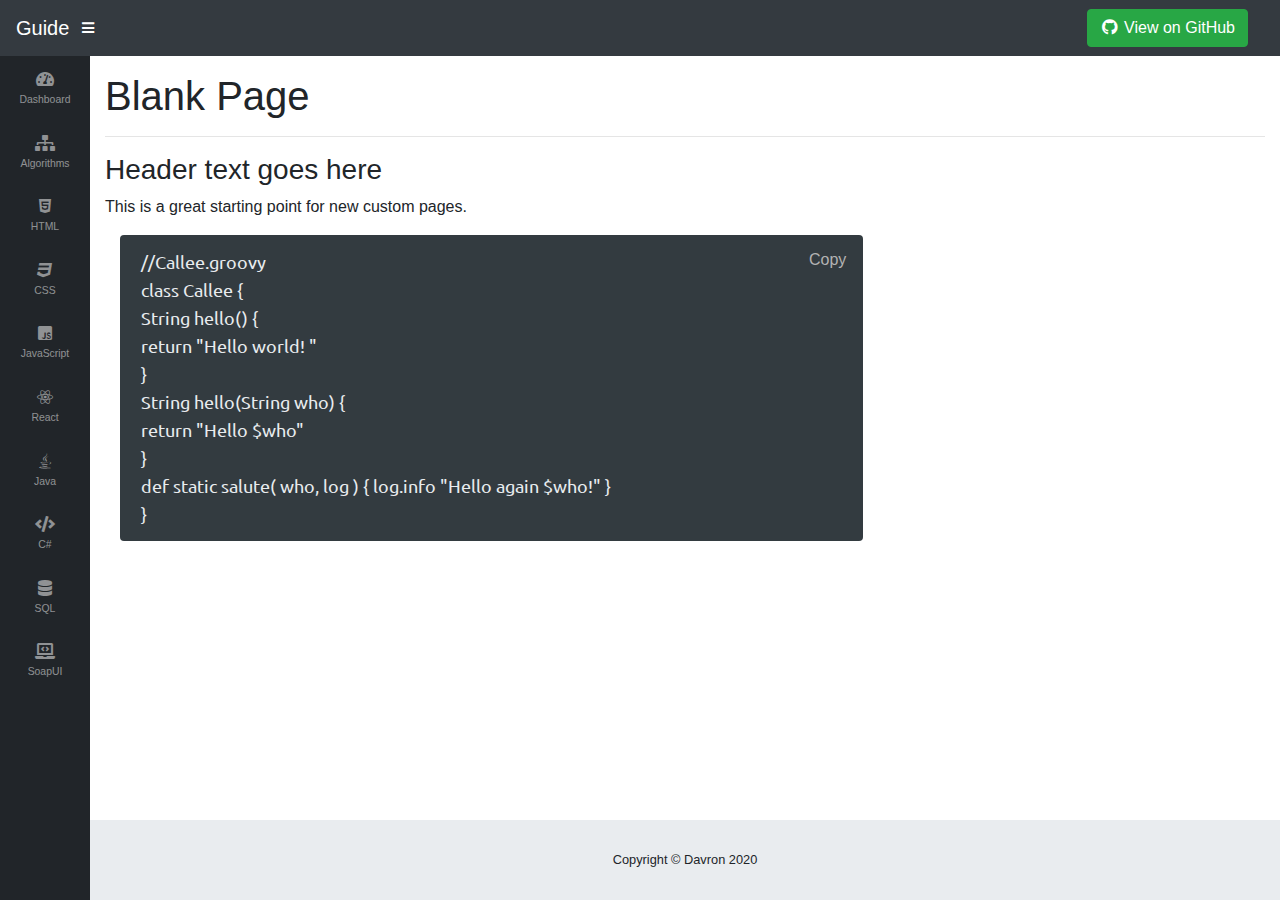
<file: index.html>
<!DOCTYPE html>
<html lang="en">

<head>

  <meta charset="utf-8">
  <meta http-equiv="X-UA-Compatible" content="IE=edge">
  <meta name="viewport" content="width=device-width, initial-scale=1, shrink-to-fit=no">
  <meta name="author" content="Davron">

  <title>Guide - Blank Page</title>

  <!-- Bootstrap CSS -->
  <link rel="stylesheet" href="https://stackpath.bootstrapcdn.com/bootstrap/4.3.1/css/bootstrap.min.css">

  <!-- Custom CSS -->
  <link href="css/custom.css" rel="stylesheet">

  <!-- Font Awesome -->
  <link href="https://cdnjs.cloudflare.com/ajax/libs/font-awesome/5.11.2/css/all.min.css" rel="stylesheet"
    type="text/css">

  <!--  Google fonts-->
  <link href="https://fonts.googleapis.com/css?family=Ubuntu" rel="stylesheet">

</head>

<body id="page-top" class="sidebar-toggled">

  <!-- Navbar -->
  <nav class="navbar navbar-expand navbar-dark bg-dark static-top">

    <a class="navbar-brand mr-1" href="index.html">Guide</a>

    <button class="btn btn-link btn-sm text-white order-1 order-sm-0" id="sidebarToggle" href="#">
      <i class="fas fa-bars"></i>
    </button>

    <!-- GitHub button -->
    <a target="_blank" href="https://github.com/aldavr/development-guide"
      class="btn btn-success ml-auto mr-0 mr-md-3 my-2 my-md-0">
      <i class="fab fa-github fa-fw"></i> View on GitHub</a>
  </nav>

  <div id="wrapper">

    <!-- Sidebar Start -->
    <ul class="sidebar navbar-nav toggled">
      <li class="nav-item">
        <a class="nav-link" href="index.html">
          <i class="fas fa-fw fa-tachometer-alt"></i>
          <span>Dashboard</span>
        </a>
      </li>
      <li class="nav-item">
        <a class="nav-link" href="#">
          <i class="fas fa-sitemap"></i>
          <span>Algorithms</span>
        </a>
      </li>
      <li class="nav-item">
        <a class="nav-link" href="#">
          <i class="fab fa-html5"></i>
          <span>HTML</span>
        </a>
      </li>
      <li class="nav-item">
        <a class="nav-link" href="#">
          <i class="fab fa-css3"></i>
          <span>CSS</span></a>
      </li>
      <li class="nav-item">
        <a class="nav-link" href="#">
          <i class="fab fa-js-square"></i>
          <span>JavaScript</span></a>
      </li>
      <li class="nav-item">
        <a class="nav-link" href="#">
          <i class="fab fa-react"></i>
          <span>React</span></a>
      </li>
      <li class="nav-item">
        <a class="nav-link" href="#">
          <i class="fab fa-java"></i>
          <span>Java</span></a>
      </li>
      <li class="nav-item">
        <a class="nav-link" href="#">
          <i class="fas fa-code"></i>
          <span>C#</span></a>
      </li>
      <li class="nav-item">
        <a class="nav-link" href="#">
          <i class="fas fa-database"></i>
          <span>SQL</span></a>
      </li>
      <li class="nav-item">
        <a class="nav-link" href="/soapui.html">
          <i class="fas fa-laptop-code"></i>
          <span>SoapUI</span></a>
      </li>

    </ul>
    <!-- Sidebar End -->

    <div id="content-wrapper">
      <div class="container-fluid">

        <!-- Page Content Start -->
        <h1>Blank Page</h1>
        <hr>
        <h3>Header text goes here</h3>

        <p>This is a great starting point for new custom pages.</p>

        <div class="col-12 col-md-8 align-self-center">
          <div class="alert alert-custom" role="alert">
            <button type="button" class="btn-clipboard" onclick="copyToClipboard()">Copy</button>
            <code id="myInput">
              //Callee.groovy<br>
              class Callee {<br>
              String hello() {<br>
              return "Hello world! "<br>
              }<br>

              String hello(String who) {<br>
              return "Hello $who"<br>
              }<br>

              def static salute( who, log ) { log.info "Hello again $who!" }<br>
              }<br>
            </code>
          </div>
        </div>
        
        <!-- Page Content End -->

      </div>

      <!-- Footer -->
      <footer class="sticky-footer">
        <div class="container my-auto">
          <div class="copyright text-center my-auto">
            <span>Copyright © Davron 2020</span>
          </div>
        </div>
      </footer>

    </div>
  </div>

  <!-- Scroll to Top Button-->
  <a class="scroll-to-top rounded" href="#page-top">
    <i class="fas fa-angle-up"></i>
  </a>

  <!-- Bootstrap core JavaScript -->
  <script src="https://code.jquery.com/jquery-3.3.1.slim.min.js" integrity="sha384-q8i/X+965DzO0rT7abK41JStQIAqVgRVzpbzo5smXKp4YfRvH+8abtTE1Pi6jizo" crossorigin="anonymous"></script>
  <script src="https://cdnjs.cloudflare.com/ajax/libs/popper.js/1.14.7/umd/popper.min.js" integrity="sha384-UO2eT0CpHqdSJQ6hJty5KVphtPhzWj9WO1clHTMGa3JDZwrnQq4sF86dIHNDz0W1" crossorigin="anonymous"></script>
  <script src="https://stackpath.bootstrapcdn.com/bootstrap/4.3.1/js/bootstrap.min.js" integrity="sha384-JjSmVgyd0p3pXB1rRibZUAYoIIy6OrQ6VrjIEaFf/nJGzIxFDsf4x0xIM+B07jRM" crossorigin="anonymous"></script>

  <!-- Custom scripts -->
  <script src="js/main.js"></script>

</body>

</html>
</file>
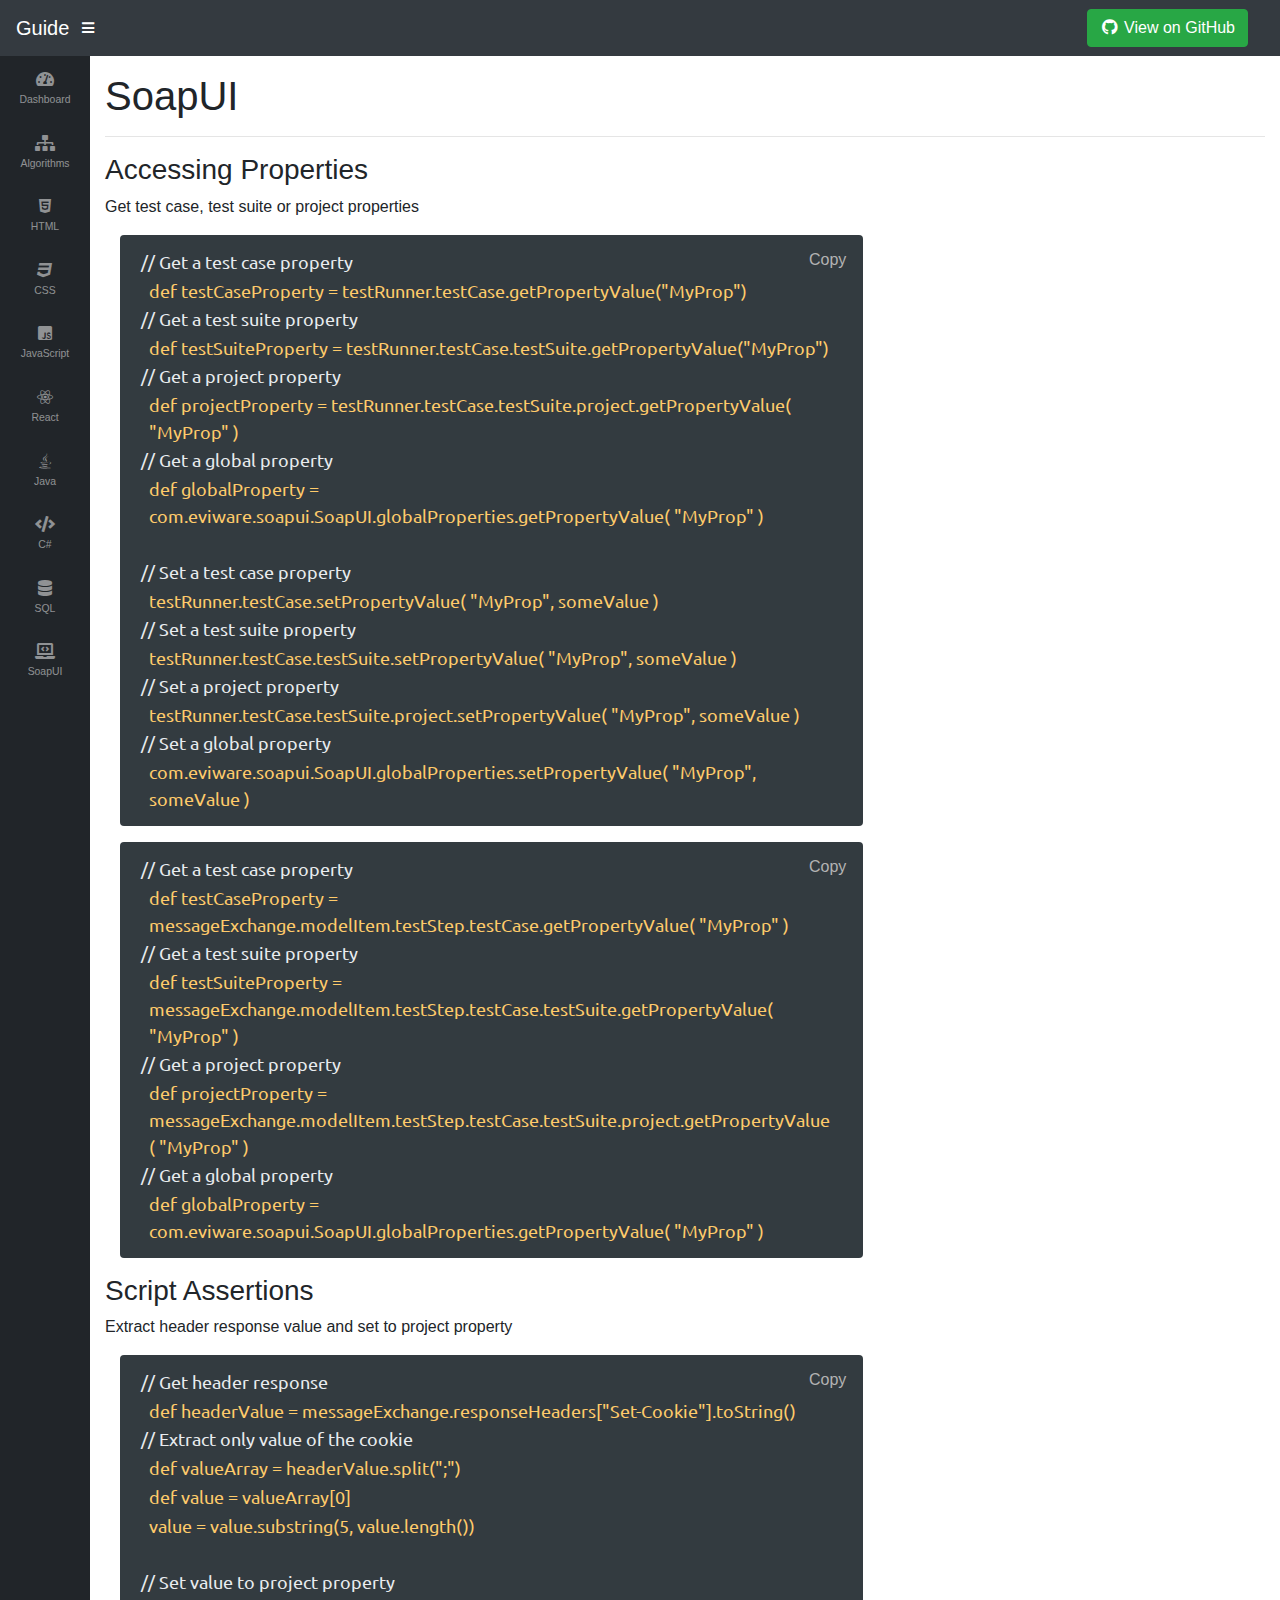
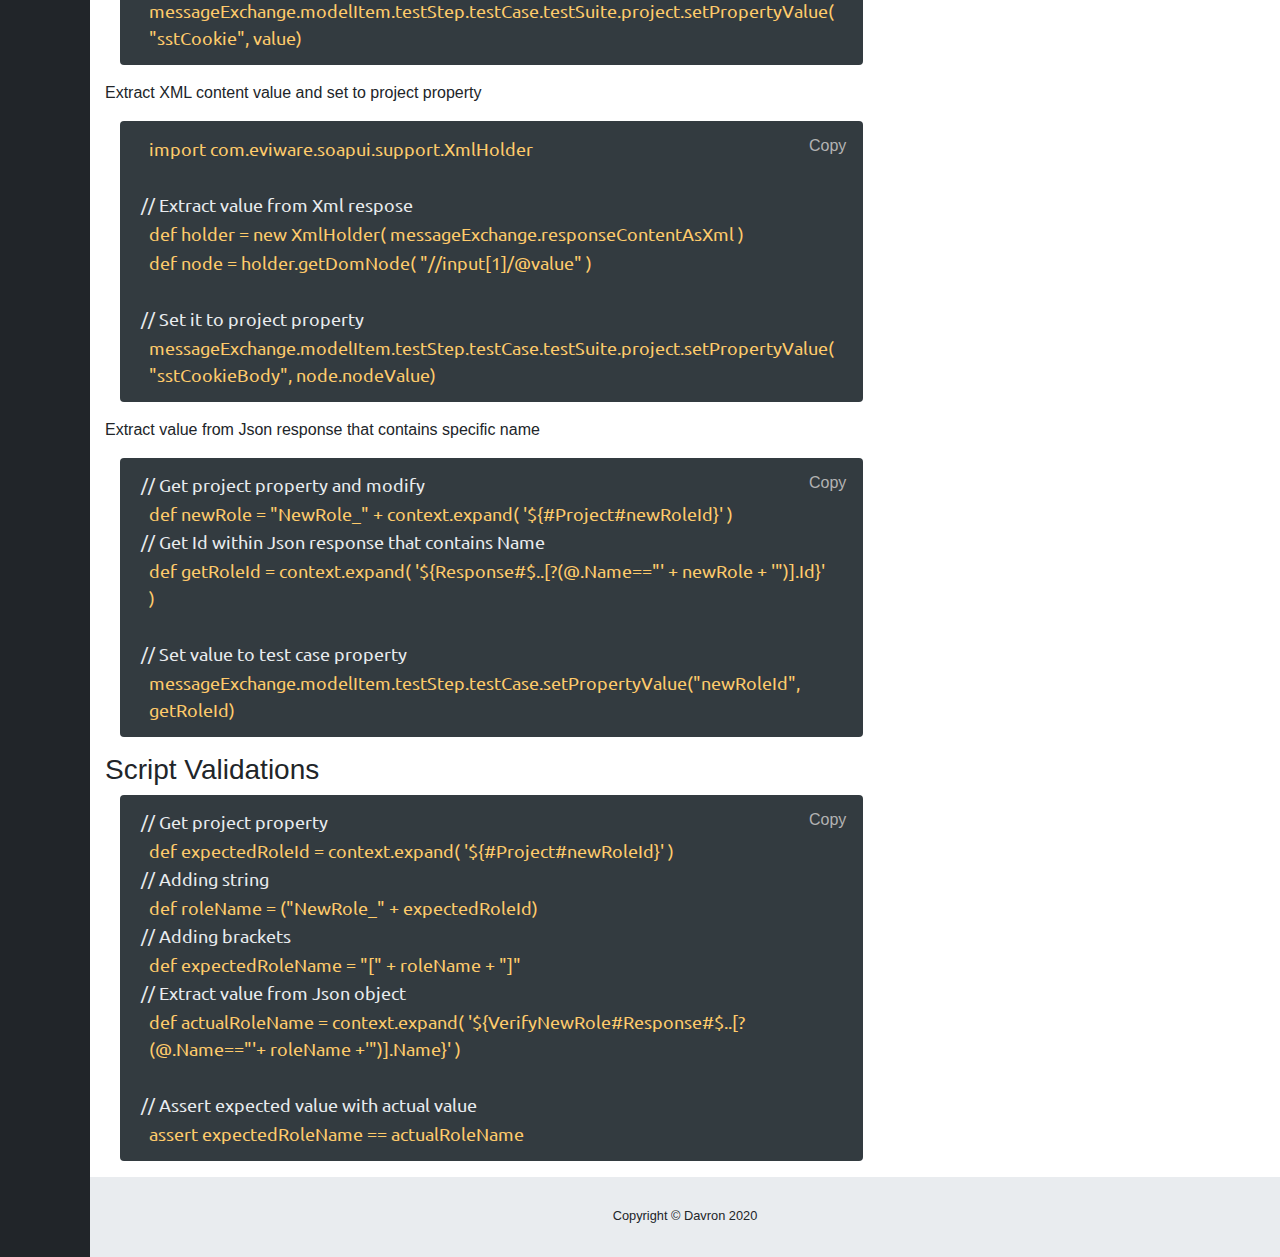
<file: soapui.html>
<!DOCTYPE html>
<html lang="en">

<head>

  <meta charset="utf-8">
  <meta http-equiv="X-UA-Compatible" content="IE=edge">
  <meta name="viewport" content="width=device-width, initial-scale=1, shrink-to-fit=no">
  <meta name="author" content="Davron">

  <title>Guide - SoapUI</title>

  <!-- Bootstrap CSS -->
  <link rel="stylesheet" href="https://stackpath.bootstrapcdn.com/bootstrap/4.3.1/css/bootstrap.min.css">

  <!-- Custom CSS -->
  <link href="css/custom.css" rel="stylesheet">

  <!-- Font Awesome -->
  <link href="https://cdnjs.cloudflare.com/ajax/libs/font-awesome/5.11.2/css/all.min.css" rel="stylesheet"
    type="text/css">

  <!--  Google fonts-->
  <link href="https://fonts.googleapis.com/css?family=Ubuntu" rel="stylesheet">

</head>

<body id="page-top" class="sidebar-toggled">

  <!-- Navbar -->
  <nav class="navbar navbar-expand navbar-dark bg-dark static-top">

    <a class="navbar-brand mr-1" href="index.html">Guide</a>

    <button class="btn btn-link btn-sm text-white order-1 order-sm-0" id="sidebarToggle" href="#">
      <i class="fas fa-bars"></i>
    </button>

    <!-- GitHub button -->
    <a target="_blank" href="https://github.com/aldavr/development-guide"
      class="btn btn-success ml-auto mr-0 mr-md-3 my-2 my-md-0">
      <i class="fab fa-github fa-fw"></i> View on GitHub</a>
  </nav>

  <div id="wrapper">

    <!-- Sidebar Start -->
    <ul class="sidebar navbar-nav toggled">
      <li class="nav-item">
        <a class="nav-link" href="index.html">
          <i class="fas fa-fw fa-tachometer-alt"></i>
          <span>Dashboard</span>
        </a>
      </li>
      <li class="nav-item">
        <a class="nav-link" href="#">
          <i class="fas fa-sitemap"></i>
          <span>Algorithms</span>
        </a>
      </li>
      <li class="nav-item">
        <a class="nav-link" href="#">
          <i class="fab fa-html5"></i>
          <span>HTML</span>
        </a>
      </li>
      <li class="nav-item">
        <a class="nav-link" href="#">
          <i class="fab fa-css3"></i>
          <span>CSS</span></a>
      </li>
      <li class="nav-item">
        <a class="nav-link" href="#">
          <i class="fab fa-js-square"></i>
          <span>JavaScript</span></a>
      </li>
      <li class="nav-item">
        <a class="nav-link" href="#">
          <i class="fab fa-react"></i>
          <span>React</span></a>
      </li>
      <li class="nav-item">
        <a class="nav-link" href="#">
          <i class="fab fa-java"></i>
          <span>Java</span></a>
      </li>
      <li class="nav-item">
        <a class="nav-link" href="#">
          <i class="fas fa-code"></i>
          <span>C#</span></a>
      </li>
      <li class="nav-item">
        <a class="nav-link" href="#">
          <i class="fas fa-database"></i>
          <span>SQL</span></a>
      </li>
      <li class="nav-item">
        <a class="nav-link" href="/soapui.html">
          <i class="fas fa-laptop-code"></i>
          <span>SoapUI</span></a>
      </li>

    </ul>
    <!-- Sidebar End -->

    <div id="content-wrapper">
      <div class="container-fluid">

        <h1>SoapUI</h1>
        <hr>

        <!-- Page Content Start -->
        <h3>Accessing Properties</h3>
        <p>Get test case, test suite or project properties</p>
        <div class="col-12 col-md-8 align-self-center">
          <div class="alert alert-custom" role="alert">
            <button type="button" class="btn-clipboard" onclick="copyToClipboard(myInput1)">Copy</button>
            <code>
              // Get a test case property
              <span>def testCaseProperty = testRunner.testCase.getPropertyValue("MyProp")</span>
              // Get a test suite property
              <span>def testSuiteProperty = testRunner.testCase.testSuite.getPropertyValue("MyProp")</span>
              // Get a project property
              <span>def projectProperty = testRunner.testCase.testSuite.project.getPropertyValue(
                "MyProp" )</span>
              // Get a global property
              <span>def globalProperty =
                com.eviware.soapui.SoapUI.globalProperties.getPropertyValue( "MyProp" )</span>
              <br>
              // Set a test case property
              <span>testRunner.testCase.setPropertyValue( "MyProp", someValue )</span>
              // Set a test suite property
              <span>testRunner.testCase.testSuite.setPropertyValue( "MyProp", someValue )</span>
              // Set a project property
              <span>testRunner.testCase.testSuite.project.setPropertyValue( "MyProp", someValue )
              </span>
              // Set a global property
              <span>com.eviware.soapui.SoapUI.globalProperties.setPropertyValue( "MyProp",
                someValue )</span>
            </code>
          </div>
        </div>
        <div class="col-12 col-md-8 align-self-center">
          <div class="alert alert-custom" role="alert">
            <button type="button" class="btn-clipboard" onclick="copyToClipboard()">Copy</button>
            <code id="myInput">
              // Get a test case property
              <span>def testCaseProperty =
                messageExchange.modelItem.testStep.testCase.getPropertyValue( "MyProp" )</span>
              // Get a test suite property
              <span>def testSuiteProperty =
                messageExchange.modelItem.testStep.testCase.testSuite.getPropertyValue( "MyProp" )</span>
              // Get a project property
              <span>def projectProperty =
                messageExchange.modelItem.testStep.testCase.testSuite.project.getPropertyValue( "MyProp" )</span>
              // Get a global property
              <span>def globalProperty =
                com.eviware.soapui.SoapUI.globalProperties.getPropertyValue( "MyProp" )</span>
            </code>
          </div>
        </div>
        <h3>Script Assertions</h3>
        <p>Extract header response value and set to project property</p>
        <div class="col-12 col-md-8 align-self-center">
          <div class="alert alert-custom" role="alert">
            <button type="button" class="btn-clipboard" onclick="copyToClipboard(myInput2)">Copy</button>
            <code id="myInput2">
              // Get header response 
              <span>def headerValue = messageExchange.responseHeaders["Set-Cookie"].toString()</span>
              // Extract only value of the cookie 
              <span>def valueArray = headerValue.split(";")</span>
              <span>def value = valueArray[0]</span>
              <span>value = value.substring(5, value.length())</span>
              <br>
              // Set value to project property
              <span>messageExchange.modelItem.testStep.testCase.testSuite.project.setPropertyValue("sstCookie", value)</span>
            </code>
          </div>
        </div>
        <p>Extract XML content value and set to project property</p>
        <div class="col-12 col-md-8 align-self-center">
          <div class="alert alert-custom" role="alert">
            <button type="button" class="btn-clipboard" onclick="copyToClipboard()">Copy</button>
            <code id="myInput">
              <span>import com.eviware.soapui.support.XmlHolder</span>
              <br>
              // Extract value from Xml respose 
              <span>def holder = new XmlHolder( messageExchange.responseContentAsXml )</span>
              <span>def node = holder.getDomNode( "//input[1]/@value" )</span>
              <br>
              // Set it to project property
              <span>messageExchange.modelItem.testStep.testCase.testSuite.project.setPropertyValue("sstCookieBody", node.nodeValue)</span>
            </code>
          </div>
        </div>
        <p>Extract value from Json response that contains specific name</p>
        <div class="col-12 col-md-8 align-self-center">
          <div class="alert alert-custom" role="alert">
            <button type="button" class="btn-clipboard" onclick="copyToClipboard()">Copy</button>
            <code id="myInput">
                // Get project property and modify
               <span> def newRole = "NewRole_" + context.expand( '${#Project#newRoleId}' )</span>
                // Get Id within Json response that contains Name
                <span>def getRoleId = context.expand( '${Response#$..[?(@.Name=="' + newRole + '")].Id}' )</span>
                <br>
                // Set value to test case property
                <span>messageExchange.modelItem.testStep.testCase.setPropertyValue("newRoleId", getRoleId)</span>                
            </code>
          </div>
        </div>
        <h3>Script Validations</h3>
        <div class="col-12 col-md-8 align-self-center">
          <div class="alert alert-custom" role="alert">
            <button type="button" class="btn-clipboard" onclick="copyToClipboard()">Copy</button>
            <code id="myInput">
                // Get project property
                <span>def expectedRoleId = context.expand( '${#Project#newRoleId}' )</span>
                // Adding string
                <span>def roleName = ("NewRole_" + expectedRoleId)</span>
                // Adding brackets
                <span>def expectedRoleName = "[" + roleName + "]"</span>
                // Extract value from Json object
                <span>def actualRoleName = context.expand( '${VerifyNewRole#Response#$..[?(@.Name=="'+ roleName +'")].Name}' )</span>
                <br>
                // Assert expected value with actual value
                <span>assert expectedRoleName == actualRoleName </span>              
            </code>
          </div>
        </div>











        <!-- Page Content End -->

      </div>

      <!-- Footer -->
      <footer class="sticky-footer">
        <div class="container my-auto">
          <div class="copyright text-center my-auto">
            <span>Copyright © Davron 2020</span>
          </div>
        </div>
      </footer>

    </div>
  </div>

  <!-- Scroll to Top Button-->
  <a class="scroll-to-top rounded" href="#page-top">
    <i class="fas fa-angle-up"></i>
  </a>

  <!-- Bootstrap core JavaScript -->
  <script src="https://code.jquery.com/jquery-3.3.1.slim.min.js"
    integrity="sha384-q8i/X+965DzO0rT7abK41JStQIAqVgRVzpbzo5smXKp4YfRvH+8abtTE1Pi6jizo" crossorigin="anonymous">
  </script>
  <script src="https://cdnjs.cloudflare.com/ajax/libs/popper.js/1.14.7/umd/popper.min.js"
    integrity="sha384-UO2eT0CpHqdSJQ6hJty5KVphtPhzWj9WO1clHTMGa3JDZwrnQq4sF86dIHNDz0W1" crossorigin="anonymous">
  </script>
  <script src="https://stackpath.bootstrapcdn.com/bootstrap/4.3.1/js/bootstrap.min.js"
    integrity="sha384-JjSmVgyd0p3pXB1rRibZUAYoIIy6OrQ6VrjIEaFf/nJGzIxFDsf4x0xIM+B07jRM" crossorigin="anonymous">
  </script>

  <!-- Custom scripts -->
  <script src="js/main.js"></script>

</body>

</html>
</file>
<file: css/custom.css>
h1,
h2,
h3,
h4,
h5,
h6 {
  font-family: 'Open Sans', sans-serif;
}

code {
  font-family: 'Ubuntu', Medium;
  font-size: 18px;
  color: #e9ecef;
}

.alert-custom {
  background-color: #333B40;
  color: #fff;
}

.btn-clipboard {
  position: absolute;
  top: .5rem;
  right: .5rem;
  z-index: 10;
  display: block;
  padding: .25rem .5rem;
  color: #b3b3b3;
  background-color: transparent;
  border: 0;

}
.btn-clipboard:hover {
  color: rgb(32, 32, 32);
  background-color: #e9ecef;
  border-radius: 5px;
}







html {
  position: relative;
  min-height: 100%;
}

body {
  height: 100%;
}

#wrapper {
  display: -webkit-box;
  display: -ms-flexbox;
  display: flex;
}

#wrapper #content-wrapper {
  overflow-x: hidden;
  width: 100%;
  padding-top: 1rem;
  padding-bottom: 80px;
}

.scroll-to-top {
  position: fixed;
  right: 15px;
  bottom: 15px;
  display: none;
  width: 50px;
  height: 50px;
  text-align: center;
  color: #fff;
  background: rgba(52, 58, 64, 0.5);
  line-height: 46px;
}

.scroll-to-top:focus, .scroll-to-top:hover {
  color: white;
}

.scroll-to-top:hover {
  background: #343a40;
}

.scroll-to-top i {
  font-weight: 800;
}

.smaller {
  font-size: 0.7rem;
}

.o-hidden {
  overflow: hidden !important;
}

.z-0 {
  z-index: 0;
}

.z-1 {
  z-index: 1;
}

.navbar-nav .form-inline .input-group {
  width: 100%;
}

.navbar-nav .nav-item.active .nav-link {
  color: #fff;
}

.navbar-nav .nav-item.dropdown .dropdown-toggle::after {
  width: 1rem;
  text-align: center;
  float: right;
  vertical-align: 0;
  border: 0;
  font-weight: 900;
  content: '\f105';
  font-family: 'Font Awesome 5 Free';
}

.navbar-nav .nav-item.dropdown.show .dropdown-toggle::after {
  content: '\f107';
}

.navbar-nav .nav-item.dropdown.no-arrow .dropdown-toggle::after {
  display: none;
}

.navbar-nav .nav-item .nav-link:focus {
  outline: none;
}

.navbar-nav .nav-item .nav-link .badge {
  position: absolute;
  margin-left: 0.75rem;
  top: 0.3rem;
  font-weight: 400;
  font-size: 0.5rem;
}

@media (min-width: 768px) {
  .navbar-nav .form-inline .input-group {
    width: auto;
  }
}

.sidebar {
  width: 90px !important;
  background-color: #212529;
  min-height: calc(100vh - 56px);
}

.sidebar .nav-item:last-child {
  margin-bottom: 1rem;
}

.sidebar .nav-item .nav-link {
  text-align: center;
  padding: 0.75rem 1rem;
  width: 90px;
}

.sidebar .nav-item .nav-link span {
  font-size: 0.65rem;
  display: block;
}

.sidebar .nav-item .dropdown-menu {
  position: absolute !important;
  -webkit-transform: none !important;
  transform: none !important;
  left: calc(90px + 0.5rem) !important;
  margin: 0;
}

.sidebar .nav-item .dropdown-menu.dropup {
  bottom: 0;
  top: auto !important;
}

.sidebar .nav-item.dropdown .dropdown-toggle::after {
  display: none;
}

.sidebar .nav-item .nav-link {
  color: rgba(255, 255, 255, 0.5);
}

.sidebar .nav-item .nav-link:active, .sidebar .nav-item .nav-link:focus, .sidebar .nav-item .nav-link:hover {
  color: rgba(255, 255, 255, 0.75);
}

.sidebar.toggled {
  width: 0 !important;
  overflow: hidden;
}

@media (min-width: 768px) {
  .sidebar {
    width: 225px !important;
  }
  .sidebar .nav-item .nav-link {
    display: block;
    width: 100%;
    text-align: left;
    padding: 1rem;
    width: 225px;
  }
  .sidebar .nav-item .nav-link span {
    font-size: 1rem;
    display: inline;
  }
  .sidebar .nav-item .dropdown-menu {
    position: static !important;
    margin: 0 1rem;
    top: 0;
  }
  .sidebar .nav-item.dropdown .dropdown-toggle::after {
    display: block;
  }
  .sidebar.toggled {
    overflow: visible;
    width: 90px !important;
  }
  .sidebar.toggled .nav-item:last-child {
    margin-bottom: 1rem;
  }
  .sidebar.toggled .nav-item .nav-link {
    text-align: center;
    padding: 0.75rem 1rem;
    width: 90px;
  }
  .sidebar.toggled .nav-item .nav-link span {
    font-size: 0.65rem;
    display: block;
  }
  .sidebar.toggled .nav-item .dropdown-menu {
    position: absolute !important;
    -webkit-transform: none !important;
    transform: none !important;
    left: calc(90px + 0.5rem) !important;
    margin: 0;
  }
  .sidebar.toggled .nav-item .dropdown-menu.dropup {
    bottom: 0;
    top: auto !important;
  }
  .sidebar.toggled .nav-item.dropdown .dropdown-toggle::after {
    display: none;
  }
}

.card-body-icon {
  position: absolute;
  z-index: 0;
  top: -1.25rem;
  right: -1rem;
  opacity: 0.4;
  font-size: 5rem;
  -webkit-transform: rotate(15deg);
  transform: rotate(15deg);
}

@media (min-width: 576px) {
  .card-columns {
    -webkit-column-count: 1;
    -moz-column-count: 1;
    column-count: 1;
  }
}

@media (min-width: 768px) {
  .card-columns {
    -webkit-column-count: 2;
    -moz-column-count: 2;
    column-count: 2;
  }
}

@media (min-width: 1200px) {
  .card-columns {
    -webkit-column-count: 2;
    -moz-column-count: 2;
    column-count: 2;
  }
}

:root {
  --input-padding-x: 0.75rem;
  --input-padding-y: 0.75rem;
}

.card-login {
  max-width: 25rem;
}

.card-register {
  max-width: 40rem;
}

.form-label-group {
  position: relative;
}

.form-label-group > input,
.form-label-group > label {
  padding: var(--input-padding-y) var(--input-padding-x);
  height: auto;
}

.form-label-group > label {
  position: absolute;
  top: 0;
  left: 0;
  display: block;
  width: 100%;
  margin-bottom: 0;
  /* Override default `<label>` margin */
  line-height: 1.5;
  color: #495057;
  border: 1px solid transparent;
  border-radius: 0.25rem;
  -webkit-transition: all 0.1s ease-in-out;
  transition: all 0.1s ease-in-out;
}

.form-label-group input::-webkit-input-placeholder {
  color: transparent;
}

.form-label-group input:-ms-input-placeholder {
  color: transparent;
}

.form-label-group input::-ms-input-placeholder {
  color: transparent;
}

.form-label-group input::-moz-placeholder {
  color: transparent;
}

.form-label-group input::placeholder {
  color: transparent;
}

.form-label-group input:not(:placeholder-shown) {
  padding-top: calc(var(--input-padding-y) + var(--input-padding-y) * (2 / 3));
  padding-bottom: calc(var(--input-padding-y) / 3);
}

.form-label-group input:not(:placeholder-shown) ~ label {
  padding-top: calc(var(--input-padding-y) / 3);
  padding-bottom: calc(var(--input-padding-y) / 3);
  font-size: 12px;
  color: #777;
}

footer.sticky-footer {
  display: -webkit-box;
  display: -ms-flexbox;
  display: flex;
  position: absolute;
  right: 0;
  bottom: 0;
  width: calc(100% - 90px);
  height: 80px;
  background-color: #e9ecef;
}

footer.sticky-footer .copyright {
  line-height: 1;
  font-size: 0.8rem;
}

@media (min-width: 768px) {
  footer.sticky-footer {
    width: calc(100% - 225px);
  }
}

body.sidebar-toggled footer.sticky-footer {
  width: 100%;
}

@media (min-width: 768px) {
  body.sidebar-toggled footer.sticky-footer {
    width: calc(100% - 90px);
  }
}

code span {
color: rgb(255, 203, 107);
padding: 1px 8px;
display: table
}

img {
  width: 100%;
  border-radius: 8px;
  padding: 5px;
  box-shadow: 0 8px 12px 0 rgba(0, 0, 0, 0.2), 0 6px 20px 0 rgba(0, 0, 0, 0.19);
  height: auto;
  margin-bottom: 30px;
}
</file>
